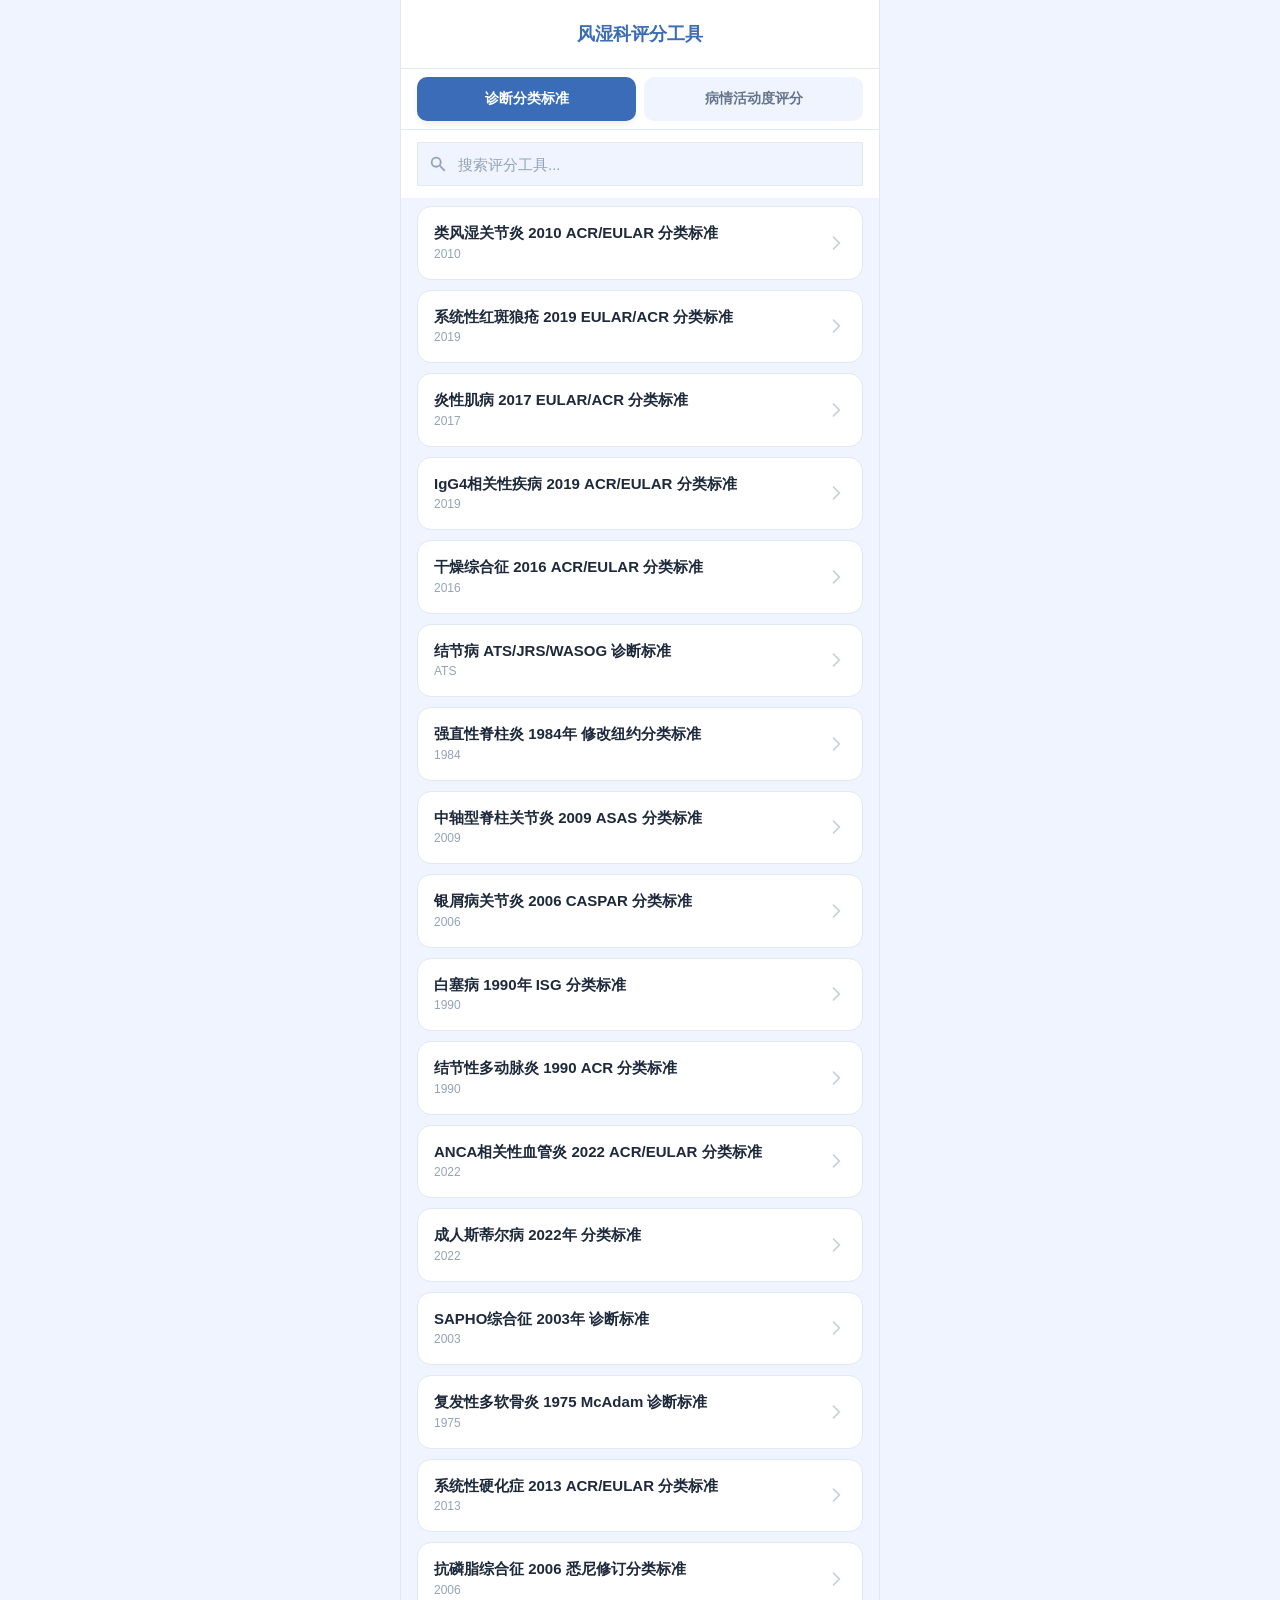
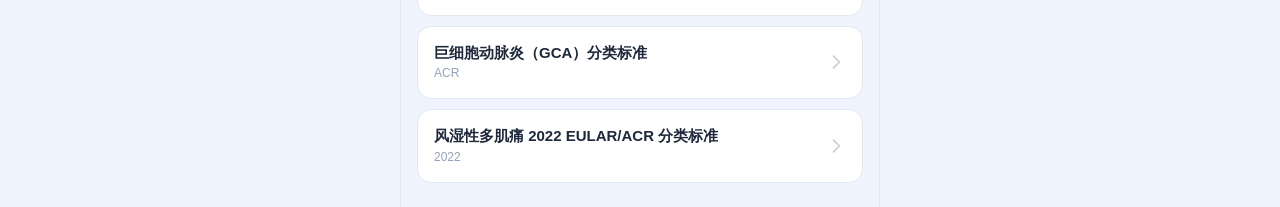
<file: index.html>
<!DOCTYPE html>
<html lang="zh-CN">
<head>
  <meta charset="UTF-8">
  <meta name="viewport" content="width=device-width, initial-scale=1.0, maximum-scale=1.0, user-scalable=no, viewport-fit=cover">
  <title>风湿科评分工具</title>

  <!-- iOS PWA -->
  <meta name="apple-mobile-web-app-capable" content="yes">
  <meta name="apple-mobile-web-app-status-bar-style" content="default">
  <meta name="apple-mobile-web-app-title" content="风湿评分">
  <meta name="mobile-web-app-capable" content="yes">
  <meta name="theme-color" content="#3B6CB8">

  <!-- PWA Manifest -->
  <link rel="manifest" href="manifest.json">
  <link rel="icon" href="data:image/svg+xml,<svg xmlns='http://www.w3.org/2000/svg' viewBox='0 0 100 100'><rect width='100' height='100' rx='20' fill='%233B6CB8'/><text x='50' y='68' text-anchor='middle' fill='white' font-size='52' font-weight='bold'>R</text></svg>">

  <!-- CSS -->
  <link rel="stylesheet" href="css/style.css">
</head>
<body>

  <!-- ====== 顶部导航栏 ====== -->
  <header class="app-header" id="appHeader">
    <button class="nav-btn" id="btnBack" style="visibility:hidden" aria-label="返回">
      <svg viewBox="0 0 24 24" fill="none" stroke="currentColor" stroke-width="2.5" width="24" height="24"><path stroke-linecap="round" d="M15 5L7 12l8 7"/></svg>
    </button>
    <h1 class="app-title" id="appTitle">风湿科评分工具</h1>
    <button class="nav-btn" id="btnReset" style="visibility:hidden" aria-label="重置">
      <svg viewBox="0 0 24 24" fill="none" stroke="currentColor" stroke-width="2.5" width="20" height="20"><path stroke-linecap="round" d="M4 4v6h6M20 20v-6h-6"/><path stroke-linecap="round" d="M20 12a8 8 0 11-3.2-6.4"/></svg>
    </button>
  </header>

  <!-- ====== 主内容区 ====== -->
  <main class="app-main" id="appMain">
    <!-- 由 app.js 动态渲染 -->
  </main>

  <!-- ====== JS 脚本 ====== -->
  <script src="js/engine.js"></script>
  <script src="js/data-criteria.js"></script>
  <script src="js/data-scores.js"></script>
  <script src="js/app.js"></script>

  <!-- Service Worker -->
  <script>
    if ('serviceWorker' in navigator) {
      window.addEventListener('load', function () {
        navigator.serviceWorker.register('sw.js').catch(function () {});
      });
    }
  </script>
</body>
</html>
</file>
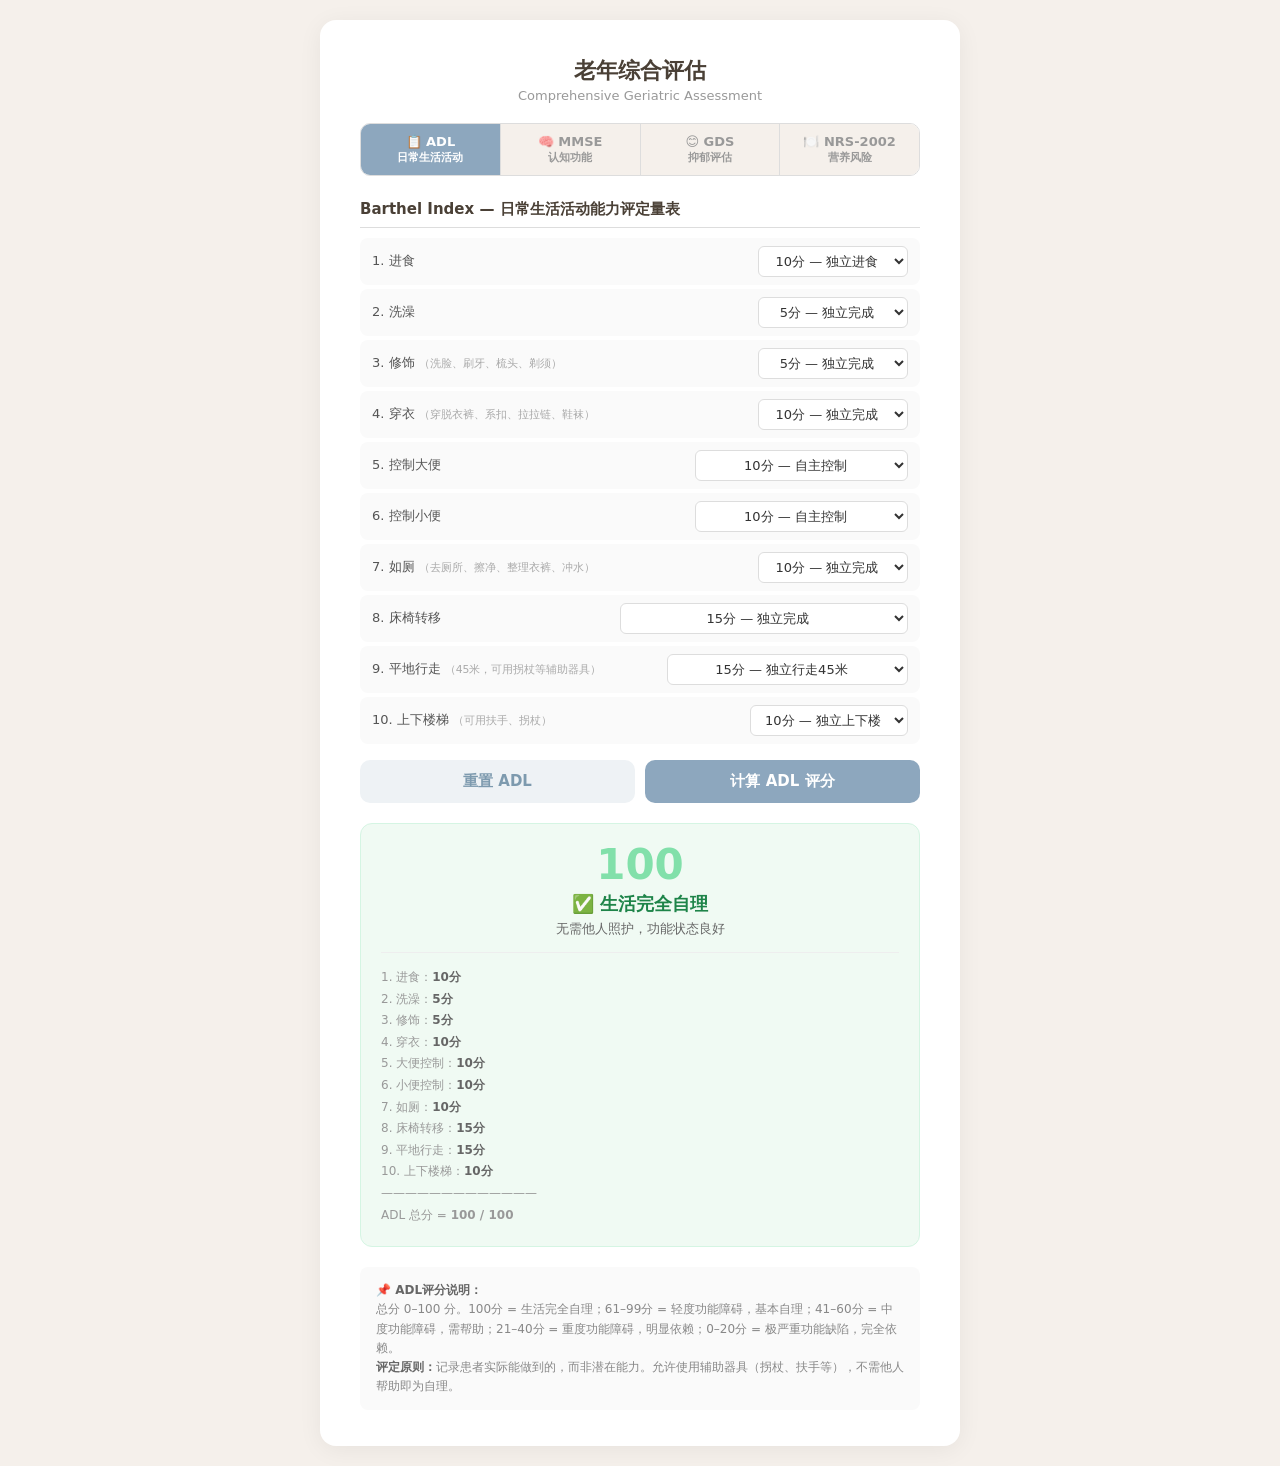
<file: cga/index.html>
<!DOCTYPE html>
<html lang="zh-CN">
<head>
<meta charset="UTF-8">
<meta name="viewport" content="width=device-width, initial-scale=1.0, maximum-scale=1.0, user-scalable=no, viewport-fit=cover">
<title>老年综合评估 (CGA)</title>
<!-- PWA / Mobile Web App -->
<meta name="theme-color" content="#8DA7BE">
<meta name="mobile-web-app-capable" content="yes">
<meta name="apple-mobile-web-app-capable" content="yes">
<meta name="apple-mobile-web-app-status-bar-style" content="black-translucent">
<meta name="apple-mobile-web-app-title" content="老年综合评估">
<link rel="apple-touch-icon" href="data:image/svg+xml,<svg xmlns='http://www.w3.org/2000/svg' viewBox='0 0 100 100'><rect width='100' height='100' rx='20' fill='%238DA7BE'/><text x='50' y='68' text-anchor='middle' font-size='52'>🧓</text></svg>">
<link rel="manifest" href="./manifest.json">
<style>
  * { box-sizing: border-box; margin: 0; padding: 0; }
  body {
    font-family: -apple-system, BlinkMacSystemFont, "Segoe UI", "Microsoft YaHei", system-ui, sans-serif;
    background: #f5f0eb; color: #3d3d3d; display: flex; justify-content: center;
    align-items: flex-start; min-height: 100vh; padding: 20px;
  }
  .container {
    background: #fff; border-radius: 16px; padding: 36px 40px; max-width: 640px;
    width: 100%; box-shadow: 0 4px 24px rgba(0,0,0,0.06);
  }
  h1 {
    font-size: 22px; color: #4A4036; text-align: center; margin-bottom: 2px;
  }
  .subtitle {
    text-align: center; color: #999; font-size: 13px; margin-bottom: 20px;
  }

  /* Tabs */
  .tabs {
    display: flex; gap: 0; margin-bottom: 24px; border-radius: 10px;
    overflow: hidden; border: 1.5px solid #ddd;
  }
  .tab {
    flex: 1; padding: 10px 8px; text-align: center; font-size: 13px; font-weight: 600;
    cursor: pointer; background: #F5F0EB; color: #999; border: none;
    transition: 0.2s; font-family: inherit; border-right: 1.5px solid #ddd;
    position: relative;
  }
  .tab:last-child { border-right: none; }
  .tab:hover { background: #E4EBF0; color: #666; }
  .tab.active { background: #8DA7BE; color: #fff; }

  /* Panel */
  .panel { display: none; }
  .panel.active { display: block; }

  /* Section title */
  .section-title {
    font-size: 15px; font-weight: 700; color: #4A4036; margin: 18px 0 10px;
    padding-bottom: 8px; border-bottom: 1.5px solid #ddd;
  }
  .section-title:first-child { margin-top: 0; }

  /* Form elements */
  .item {
    display: flex; align-items: center; justify-content: space-between;
    padding: 8px 12px; margin-bottom: 4px; border-radius: 8px;
    background: #FAFAFA; transition: 0.15s;
  }
  .item:hover { background: #EEF2F5; }
  .item .label {
    font-size: 13px; color: #555; flex: 1; line-height: 1.4;
  }
  .item .label small { color: #aaa; font-weight: 400; }
  .item select, .item input[type="number"] {
    padding: 6px 10px; border: 1.5px solid #ddd; border-radius: 6px;
    font-size: 13px; color: #333; background: #fff; font-family: inherit;
    min-width: 120px; text-align: center; transition: 0.2s;
  }
  .item select:focus, .item input:focus {
    outline: none; border-color: #8DA7BE; box-shadow: 0 0 0 3px rgba(141,167,190,0.12);
  }

  /* Radio group */
  .radio-group { display: flex; gap: 16px; align-items: center; }
  .radio-group label {
    font-size: 12px; color: #888; cursor: pointer; display: flex; align-items: center; gap: 4px;
    user-select: none;
  }
  .radio-group input[type="radio"] { accent-color: #8DA7BE; }

  /* Score inline */
  .domain-score {
    font-size: 12px; font-weight: 700; color: #8DA7BE; margin-left: 8px; white-space: nowrap;
  }

  /* Buttons */
  .btn-row { display: flex; gap: 10px; margin-top: 16px; }
  .btn {
    flex: 1; padding: 12px; border: none; border-radius: 10px;
    font-size: 15px; font-weight: 600; cursor: pointer; transition: 0.2s;
    font-family: inherit;
  }
  .btn.primary { background: #8DA7BE; color: #fff; }
  .btn.primary:hover { background: #7D9AAE; }
  .btn.primary:active { transform: scale(0.98); }
  .btn.secondary { background: #EEF2F5; color: #7D9AAE; }
  .btn.secondary:hover { background: #DDE5EC; }

  /* Result area */
  .result {
    margin-top: 20px; padding: 20px; border-radius: 12px; display: none;
    text-align: center;
  }
  .result.show { display: block; }
  .result .score {
    font-size: 42px; font-weight: 700; line-height: 1;
  }
  .result .status {
    font-size: 18px; font-weight: 600; margin-top: 6px;
  }
  .result .desc {
    font-size: 13px; margin-top: 4px; color: #666;
  }
  .result .detail {
    margin-top: 14px; font-size: 12px; color: #999; padding-top: 14px;
    border-top: 1px solid #eee; text-align: left; line-height: 1.8;
  }
  .result .detail span { color: #666; font-weight: 600; }

  /* Level colors */
  .level-good .score { color: #82E0AA; }
  .level-good .status { color: #1E8449; }
  .level-good { background: #F0FAF3; border: 1px solid #D5F5E3; }

  .level-mild .score { color: #85C1E9; }
  .level-mild .status { color: #1A5276; }
  .level-mild { background: #F0F7FC; border: 1px solid #D4E6F1; }

  .level-moderate .score { color: #F9E79F; }
  .level-moderate .status { color: #7D6608; }
  .level-moderate { background: #FFFEF5; border: 1px solid #FEF9E7; }

  .level-severe .score { color: #F1948A; }
  .level-severe .status { color: #922B21; }
  .level-severe { background: #FDF2F2; border: 1px solid #FADBD8; }

  /* NRS-2002 initial screen */
  .initial-screen {
    background: #FAFAFA; border-radius: 10px; padding: 18px 20px; margin-bottom: 16px;
    border: 1.5px solid #ddd;
  }
  .initial-screen h3 { font-size: 14px; color: #4A4036; margin-bottom: 12px; }
  .initial-screen .screen-item {
    display: flex; align-items: center; justify-content: space-between;
    padding: 6px 0; font-size: 13px; color: #555;
  }
  .screen-hint { font-size: 11px; color: #999; margin-top: 10px; text-align: center; }

  /* Label for select items */
  .select-label { font-size: 12px; color: #aaa; margin-top: 2px; }

  /* Guide note */
  .guide {
    margin-top: 20px; padding: 14px 16px; background: #FAFAFA; border-radius: 8px;
    font-size: 12px; color: #888; line-height: 1.6;
  }
  .guide strong { color: #666; }

  /* NRS-2002 final screening note */
  .final-screen-note {
    text-align: center; color: #aaa; font-size: 13px; padding: 20px;
  }

  @media (max-width: 480px) {
    .container { padding: 24px 16px; }
    .tabs { flex-wrap: wrap; }
    .tab { font-size: 11px; padding: 8px 4px; }
    .item { flex-direction: column; align-items: flex-start; gap: 6px; }
    .item select, .item input[type="number"] { width: 100%; min-width: auto; }
    .radio-group { flex-wrap: wrap; gap: 10px; }
    .btn-row { flex-direction: column; }
  }
</style>
</head>
<body>
<div class="container">
  <h1>老年综合评估</h1>
  <p class="subtitle">Comprehensive Geriatric Assessment</p>

  <!-- Tabs -->
  <div class="tabs">
    <button class="tab active" onclick="switchTab('adl', this)">📋 ADL<br><small>日常生活活动</small></button>
    <button class="tab" onclick="switchTab('mmse', this)">🧠 MMSE<br><small>认知功能</small></button>
    <button class="tab" onclick="switchTab('gds', this)">😊 GDS<br><small>抑郁评估</small></button>
    <button class="tab" onclick="switchTab('nrs', this)">🍽️ NRS-2002<br><small>营养风险</small></button>
  </div>

  <!-- ==================== ADL Panel ==================== -->
  <div id="panel-adl" class="panel active">

    <div class="section-title">Barthel Index — 日常生活活动能力评定量表</div>

    <div class="item">
      <span class="label">1. 进食</span>
      <select id="adl_1" onchange="calcADL()">
        <option value="10">10分 — 独立进食</option>
        <option value="5">5分 — 需部分帮助</option>
        <option value="0">0分 — 完全依赖</option>
      </select>
    </div>
    <div class="item">
      <span class="label">2. 洗澡</span>
      <select id="adl_2" onchange="calcADL()">
        <option value="5">5分 — 独立完成</option>
        <option value="0">0分 — 需他人帮助</option>
      </select>
    </div>
    <div class="item">
      <span class="label">3. 修饰 <small>（洗脸、刷牙、梳头、剃须）</small></span>
      <select id="adl_3" onchange="calcADL()">
        <option value="5">5分 — 独立完成</option>
        <option value="0">0分 — 需他人帮助</option>
      </select>
    </div>
    <div class="item">
      <span class="label">4. 穿衣 <small>（穿脱衣裤、系扣、拉拉链、鞋袜）</small></span>
      <select id="adl_4" onchange="calcADL()">
        <option value="10">10分 — 独立完成</option>
        <option value="5">5分 — 需部分帮助</option>
        <option value="0">0分 — 完全依赖</option>
      </select>
    </div>
    <div class="item">
      <span class="label">5. 控制大便</span>
      <select id="adl_5" onchange="calcADL()">
        <option value="10">10分 — 自主控制</option>
        <option value="5">5分 — 偶尔失控（≤1次/周）</option>
        <option value="0">0分 — 完全失控</option>
      </select>
    </div>
    <div class="item">
      <span class="label">6. 控制小便</span>
      <select id="adl_6" onchange="calcADL()">
        <option value="10">10分 — 自主控制</option>
        <option value="5">5分 — 偶尔失控（<1次/日）</option>
        <option value="0">0分 — 完全失控/留置导尿管</option>
      </select>
    </div>
    <div class="item">
      <span class="label">7. 如厕 <small>（去厕所、擦净、整理衣裤、冲水）</small></span>
      <select id="adl_7" onchange="calcADL()">
        <option value="10">10分 — 独立完成</option>
        <option value="5">5分 — 需部分帮助</option>
        <option value="0">0分 — 完全依赖</option>
      </select>
    </div>
    <div class="item">
      <span class="label">8. 床椅转移</span>
      <select id="adl_8" onchange="calcADL()">
        <option value="15">15分 — 独立完成</option>
        <option value="10">10分 — 需少量帮助（1人监督/口头提示）</option>
        <option value="5">5分 — 需较大帮助（1人躯体辅助）</option>
        <option value="0">0分 — 完全依赖</option>
      </select>
    </div>
    <div class="item">
      <span class="label">9. 平地行走 <small>（45米，可用拐杖等辅助器具）</small></span>
      <select id="adl_9" onchange="calcADL()">
        <option value="15">15分 — 独立行走45米</option>
        <option value="10">10分 — 需1人部分帮助行走45米</option>
        <option value="5">5分 — 不能行走但能独立操作轮椅</option>
        <option value="0">0分 — 完全不能移动</option>
      </select>
    </div>
    <div class="item">
      <span class="label">10. 上下楼梯 <small>（可用扶手、拐杖）</small></span>
      <select id="adl_10" onchange="calcADL()">
        <option value="10">10分 — 独立上下楼</option>
        <option value="5">5分 — 需部分帮助</option>
        <option value="0">0分 — 完全依赖</option>
      </select>
    </div>

    <div class="btn-row">
      <button class="btn secondary" onclick="resetADL()">重置 ADL</button>
      <button class="btn primary" onclick="calcADL()">计算 ADL 评分</button>
    </div>

    <div id="result-adl" class="result"></div>

    <div class="guide">
      <strong>📌 ADL评分说明：</strong><br>
      总分 0–100 分。100分 = 生活完全自理；61–99分 = 轻度功能障碍，基本自理；41–60分 = 中度功能障碍，需帮助；21–40分 = 重度功能障碍，明显依赖；0–20分 = 极严重功能缺陷，完全依赖。<br>
      <strong>评定原则：</strong>记录患者实际能做到的，而非潜在能力。允许使用辅助器具（拐杖、扶手等），不需他人帮助即为自理。
    </div>
  </div>

  <!-- ==================== MMSE Panel ==================== -->
  <div id="panel-mmse" class="panel">

    <div class="section-title">MMSE — 简易智能精神状态检查量表（0–30分）</div>

    <!-- Domain 1: Orientation -->
    <div class="section-title">一、定向力（10分）— 时间定向</div>
    <div class="item"><span class="label">1. 今年是哪一年？</span>
      <select id="mmse_1"><option value="1" selected>1 — 正确</option><option value="0">0 — 错误</option></select></div>
    <div class="item"><span class="label">2. 现在是什么季节？</span>
      <select id="mmse_2"><option value="1" selected>1 — 正确</option><option value="0">0 — 错误</option></select></div>
    <div class="item"><span class="label">3. 现在是几月份？（前后1天可接受）</span>
      <select id="mmse_3"><option value="1" selected>1 — 正确</option><option value="0">0 — 错误</option></select></div>
    <div class="item"><span class="label">4. 今天是几号？（前后1天可接受）</span>
      <select id="mmse_4"><option value="1" selected>1 — 正确</option><option value="0">0 — 错误</option></select></div>
    <div class="item"><span class="label">5. 今天是星期几？（前后1天可接受）</span>
      <select id="mmse_5"><option value="1" selected>1 — 正确</option><option value="0">0 — 错误</option></select></div>

    <div class="section-title">一、定向力（10分）— 地点定向</div>
    <div class="item"><span class="label">6. 我们在哪个省/市？</span>
      <select id="mmse_6"><option value="1" selected>1 — 正确</option><option value="0">0 — 错误</option></select></div>
    <div class="item"><span class="label">7. 我们在哪个区/县？</span>
      <select id="mmse_7"><option value="1" selected>1 — 正确</option><option value="0">0 — 错误</option></select></div>
    <div class="item"><span class="label">8. 我们在什么街道/乡？</span>
      <select id="mmse_8"><option value="1" selected>1 — 正确</option><option value="0">0 — 错误</option></select></div>
    <div class="item"><span class="label">9. 现在在什么地方？（医院/诊所名称）</span>
      <select id="mmse_9"><option value="1" selected>1 — 正确</option><option value="0">0 — 错误</option></select></div>
    <div class="item"><span class="label">10. 这里是第几层楼？</span>
      <select id="mmse_10"><option value="1" selected>1 — 正确</option><option value="0">0 — 错误</option></select></div>

    <!-- Domain 2: Registration -->
    <div class="section-title">二、记忆力（3分）— 即刻记忆</div>
    <p style="font-size:12px;color:#aaa;margin-bottom:6px;">检查者说"皮球、国旗、树木"，请被试者重复一遍（仅记录首次回答）</p>
    <div class="item"><span class="label">11. 皮球</span>
      <select id="mmse_11"><option value="1" selected>1 — 正确</option><option value="0">0 — 错误</option></select></div>
    <div class="item"><span class="label">12. 国旗</span>
      <select id="mmse_12"><option value="1" selected>1 — 正确</option><option value="0">0 — 错误</option></select></div>
    <div class="item"><span class="label">13. 树木</span>
      <select id="mmse_13"><option value="1" selected>1 — 正确</option><option value="0">0 — 错误</option></select></div>

    <!-- Domain 3: Attention & Calculation -->
    <div class="section-title">三、注意力和计算力（5分）— 连续减7</div>
    <p style="font-size:12px;color:#aaa;margin-bottom:6px;">100−7=93 → 93−7=86 → 86−7=79 → 79−7=72 → 72−7=65（前一步错了、后一步按前一步结果正确减7仍给分）</p>
    <div class="item"><span class="label">14. 100−7 = 93</span>
      <select id="mmse_14"><option value="1" selected>1 — 正确</option><option value="0">0 — 错误</option></select></div>
    <div class="item"><span class="label">15. 93−7 = 86</span>
      <select id="mmse_15"><option value="1" selected>1 — 正确</option><option value="0">0 — 错误</option></select></div>
    <div class="item"><span class="label">16. 86−7 = 79</span>
      <select id="mmse_16"><option value="1" selected>1 — 正确</option><option value="0">0 — 错误</option></select></div>
    <div class="item"><span class="label">17. 79−7 = 72</span>
      <select id="mmse_17"><option value="1" selected>1 — 正确</option><option value="0">0 — 错误</option></select></div>
    <div class="item"><span class="label">18. 72−7 = 65</span>
      <select id="mmse_18"><option value="1" selected>1 — 正确</option><option value="0">0 — 错误</option></select></div>

    <!-- Domain 4: Recall -->
    <div class="section-title">四、回忆能力（3分）— 延迟回忆</div>
    <p style="font-size:12px;color:#aaa;margin-bottom:6px;">"现在请说出刚才记住的三样东西"（不计顺序）</p>
    <div class="item"><span class="label">19. 皮球</span>
      <select id="mmse_19"><option value="1" selected>1 — 正确</option><option value="0">0 — 错误</option></select></div>
    <div class="item"><span class="label">20. 国旗</span>
      <select id="mmse_20"><option value="1" selected>1 — 正确</option><option value="0">0 — 错误</option></select></div>
    <div class="item"><span class="label">21. 树木</span>
      <select id="mmse_21"><option value="1" selected>1 — 正确</option><option value="0">0 — 错误</option></select></div>

    <!-- Domain 5: Language -->
    <div class="section-title">五、语言能力（9分）— 命名</div>
    <div class="item"><span class="label">22. 命名：手表（出示手表问"这是什么？"）</span>
      <select id="mmse_22"><option value="1" selected>1 — 正确</option><option value="0">0 — 错误</option></select></div>
    <div class="item"><span class="label">23. 命名：铅笔（出示铅笔问"这是什么？"）</span>
      <select id="mmse_23"><option value="1" selected>1 — 正确</option><option value="0">0 — 错误</option></select></div>

    <div class="section-title">五、语言能力（9分）— 复述</div>
    <div class="item"><span class="label">24. 复述："大家齐心协力拉紧绳"（完整清晰复述才得分）</span>
      <select id="mmse_24"><option value="1" selected>1 — 正确</option><option value="0">0 — 错误</option></select></div>

    <div class="section-title">五、语言能力（9分）— 三步指令</div>
    <p style="font-size:12px;color:#aaa;margin-bottom:6px;">"用右手拿这张纸，把它对折起来，然后放在你的左腿上。"（只说一遍，不重复）</p>
    <div class="item"><span class="label">25. 用右手拿纸</span>
      <select id="mmse_25"><option value="1" selected>1 — 正确</option><option value="0">0 — 错误</option></select></div>
    <div class="item"><span class="label">26. 对折起来</span>
      <select id="mmse_26"><option value="1" selected>1 — 正确</option><option value="0">0 — 错误</option></select></div>
    <div class="item"><span class="label">27. 放在左腿上</span>
      <select id="mmse_27"><option value="1" selected>1 — 正确</option><option value="0">0 — 错误</option></select></div>

    <div class="section-title">五、语言能力（9分）— 阅读、书写、视空间</div>
    <div class="item"><span class="label">28. 阅读理解：出示"请闭上您的眼睛"，按指令做</span>
      <select id="mmse_28"><option value="1" selected>1 — 正确</option><option value="0">0 — 错误</option></select></div>
    <div class="item"><span class="label">29. 书写：写一句完整的、有意义的句子</span>
      <select id="mmse_29"><option value="1" selected>1 — 正确</option><option value="0">0 — 错误</option></select></div>
    <div class="item"><span class="label">30. 视空间：照画两个交叉的五边形</span>
      <select id="mmse_30"><option value="1" selected>1 — 正确</option><option value="0">0 — 错误</option></select></div>

    <!-- Education level for MMSE adjustment -->
    <div class="section-title">教育程度校正</div>
    <div class="item">
      <span class="label">受教育程度</span>
      <select id="mmse_edu">
        <option value="illiterate">文盲（0年）</option>
        <option value="primary">小学（≤6年）</option>
        <option value="secondary" selected>中学及以上（>6年）</option>
      </select>
    </div>

    <div class="btn-row">
      <button class="btn secondary" onclick="resetMMSE()">重置 MMSE</button>
      <button class="btn primary" onclick="calcMMSE()">计算 MMSE 评分</button>
    </div>

    <div id="result-mmse" class="result"></div>

    <div class="guide">
      <strong>📌 MMSE评分说明：</strong><br>
      满分30分。教育程度校正：文盲 ≤17分、小学 ≤20分、中学及以上 ≤24分提示认知障碍。<br>
      严重程度：27-30正常；21-26轻度认知障碍；10-20中度痴呆；0-9重度痴呆。<br>
      <strong>注意：</strong>文盲患者的阅读（第28题）和书写（第29题）应记为0分，校正界值已考虑此项。
    </div>
  </div>

  <!-- ==================== GDS Panel ==================== -->
  <div id="panel-gds" class="panel">

    <div class="section-title">GDS-15 — 老年抑郁量表（简版，0–15分）</div>
    <p style="font-size:12px;color:#aaa;margin-bottom:10px;">请根据最近一周的感受，回答以下问题（是/否）</p>

    <div class="item"><span class="label">1. 您对生活基本满意吗？</span>
      <span class="radio-group">
        <label><input type="radio" name="gds_1" value="0" checked> 是</label>
        <label><input type="radio" name="gds_1" value="1"> 否</label>
      </span></div>
    <div class="item"><span class="label">2. 您是否放弃了许多活动和兴趣爱好？</span>
      <span class="radio-group">
        <label><input type="radio" name="gds_2" value="0" checked> 否</label>
        <label><input type="radio" name="gds_2" value="1"> 是</label>
      </span></div>
    <div class="item"><span class="label">3. 您是否觉得生活空虚？</span>
      <span class="radio-group">
        <label><input type="radio" name="gds_3" value="0" checked> 否</label>
        <label><input type="radio" name="gds_3" value="1"> 是</label>
      </span></div>
    <div class="item"><span class="label">4. 您是否常常感到厌烦？</span>
      <span class="radio-group">
        <label><input type="radio" name="gds_4" value="0" checked> 否</label>
        <label><input type="radio" name="gds_4" value="1"> 是</label>
      </span></div>
    <div class="item"><span class="label">5. 您大部分时间精神好吗？</span>
      <span class="radio-group">
        <label><input type="radio" name="gds_5" value="0" checked> 是</label>
        <label><input type="radio" name="gds_5" value="1"> 否</label>
      </span></div>
    <div class="item"><span class="label">6. 您是否担心有不好的事发生在自己身上？</span>
      <span class="radio-group">
        <label><input type="radio" name="gds_6" value="0" checked> 否</label>
        <label><input type="radio" name="gds_6" value="1"> 是</label>
      </span></div>
    <div class="item"><span class="label">7. 您大部分时间感到快乐吗？</span>
      <span class="radio-group">
        <label><input type="radio" name="gds_7" value="0" checked> 是</label>
        <label><input type="radio" name="gds_7" value="1"> 否</label>
      </span></div>
    <div class="item"><span class="label">8. 您是否常常感到无助？</span>
      <span class="radio-group">
        <label><input type="radio" name="gds_8" value="0" checked> 否</label>
        <label><input type="radio" name="gds_8" value="1"> 是</label>
      </span></div>
    <div class="item"><span class="label">9. 您是否宁愿待在家里也不愿出去做新的事情？</span>
      <span class="radio-group">
        <label><input type="radio" name="gds_9" value="0" checked> 否</label>
        <label><input type="radio" name="gds_9" value="1"> 是</label>
      </span></div>
    <div class="item"><span class="label">10. 您觉得记忆力比大多数人差吗？</span>
      <span class="radio-group">
        <label><input type="radio" name="gds_10" value="0" checked> 否</label>
        <label><input type="radio" name="gds_10" value="1"> 是</label>
      </span></div>
    <div class="item"><span class="label">11. 您觉得活到现在真好？</span>
      <span class="radio-group">
        <label><input type="radio" name="gds_11" value="0" checked> 是</label>
        <label><input type="radio" name="gds_11" value="1"> 否</label>
      </span></div>
    <div class="item"><span class="label">12. 您是否觉得自己很没用？</span>
      <span class="radio-group">
        <label><input type="radio" name="gds_12" value="0" checked> 否</label>
        <label><input type="radio" name="gds_12" value="1"> 是</label>
      </span></div>
    <div class="item"><span class="label">13. 您是否感到精力充沛？</span>
      <span class="radio-group">
        <label><input type="radio" name="gds_13" value="0" checked> 是</label>
        <label><input type="radio" name="gds_13" value="1"> 否</label>
      </span></div>
    <div class="item"><span class="label">14. 您是否觉得自己的处境没有希望？</span>
      <span class="radio-group">
        <label><input type="radio" name="gds_14" value="0" checked> 否</label>
        <label><input type="radio" name="gds_14" value="1"> 是</label>
      </span></div>
    <div class="item"><span class="label">15. 您是否觉得大多数人比自己过得好？</span>
      <span class="radio-group">
        <label><input type="radio" name="gds_15" value="0" checked> 否</label>
        <label><input type="radio" name="gds_15" value="1"> 是</label>
      </span></div>

    <div class="btn-row">
      <button class="btn secondary" onclick="resetGDS()">重置 GDS</button>
      <button class="btn primary" onclick="calcGDS()">计算 GDS 评分</button>
    </div>

    <div id="result-gds" class="result"></div>

    <div class="guide">
      <strong>📌 GDS评分说明：</strong><br>
      15题简版，每题1分（抑郁性回答），总分0–15分。<br>
      <strong>判定：</strong>0–4分 = 正常；5–8分 = 轻度抑郁；9–11分 = 中度抑郁；12–15分 = 重度抑郁。<br>
      第1、5、7、11、13题为反向计分（回答"否"得1分），其余题目回答"是"得1分。<br>
      <strong>注意：</strong>此为筛查工具，非诊断标准。阳性结果需进一步临床评估。
    </div>
  </div>

  <!-- ==================== NRS-2002 Panel ==================== -->
  <div id="panel-nrs" class="panel">

    <div class="section-title">NRS-2002 — 营养风险筛查量表（0–7分）</div>

    <!-- Initial Screening -->
    <div class="initial-screen">
      <h3>🔍 第一步：初筛（任意一项"是"则进入最终筛查）</h3>
      <div class="screen-item">
        <span>1. BMI &lt; 18.5 kg/m²？（中国标准）</span>
        <span class="radio-group">
          <label><input type="radio" name="nrs_init_1" value="yes"> 是</label>
          <label><input type="radio" name="nrs_init_1" value="no" checked> 否</label>
        </span>
      </div>
      <div class="screen-item">
        <span>2. 过去3个月内体重下降？</span>
        <span class="radio-group">
          <label><input type="radio" name="nrs_init_2" value="yes"> 是</label>
          <label><input type="radio" name="nrs_init_2" value="no" checked> 否</label>
        </span>
      </div>
      <div class="screen-item">
        <span>3. 过去1周内进食量减少？</span>
        <span class="radio-group">
          <label><input type="radio" name="nrs_init_3" value="yes"> 是</label>
          <label><input type="radio" name="nrs_init_3" value="no" checked> 否</label>
        </span>
      </div>
      <div class="screen-item">
        <span>4. 患有严重疾病（如ICU患者）？</span>
        <span class="radio-group">
          <label><input type="radio" name="nrs_init_4" value="yes"> 是</label>
          <label><input type="radio" name="nrs_init_4" value="no" checked> 否</label>
        </span>
      </div>
      <p class="screen-hint" id="nrs-init-hint">请完成初筛后点击"进入最终筛查"</p>
      <button class="btn primary" style="margin-top:10px;" onclick="enterFinalScreen()">进入最终筛查 →</button>
    </div>

    <!-- Final Screening (initially hidden) -->
    <div id="nrs-final" style="display:none;">
      <div class="section-title">第二步：最终筛查</div>

      <div class="section-title">A. 营养状况受损评分（0–3分）</div>
      <p style="font-size:12px;color:#aaa;margin-bottom:8px;">根据体重下降程度、BMI 或进食量综合判断，取最高一项的得分</p>
      <div class="item">
        <span class="label">营养状况评分</span>
        <select id="nrs_nutrition" onchange="calcNRS()">
          <option value="0" selected>0分 — 营养状况正常</option>
          <option value="1">1分 — 3个月内体重下降&gt;5% 或 近1周进食量减少25-50%</option>
          <option value="2">2分 — 2个月内体重下降&gt;5% 或 BMI 18.5-20.5 或 近1周进食量减少50-75%</option>
          <option value="3">3分 — 1个月内体重下降&gt;5%(或3个月&gt;15%) 或 BMI&lt;18.5 或 近1周进食量减少75-100%</option>
        </select>
      </div>

      <div class="section-title">B. 疾病严重程度评分（0–3分）</div>
      <p style="font-size:12px;color:#aaa;margin-bottom:8px;">根据疾病应激代谢程度评分</p>
      <div class="item">
        <span class="label">疾病严重程度评分</span>
        <select id="nrs_disease" onchange="calcNRS()">
          <option value="0" selected>0分 — 正常营养需求</option>
          <option value="1">1分 — 髋骨折、慢性疾病（肝硬化、COPD）、血液透析、糖尿病、肿瘤</option>
          <option value="2">2分 — 腹部大手术、脑卒中、重症肺炎、血液系统恶性肿瘤</option>
          <option value="3">3分 — 颅脑损伤、骨髓移植、ICU患者（APACHE II &gt;10）</option>
        </select>
      </div>

      <div class="section-title">C. 年龄调整</div>
      <div class="item">
        <span class="label">年龄 ≥ 70岁？（+1分）</span>
        <span class="radio-group">
          <label><input type="radio" name="nrs_age" value="1"> 是</label>
          <label><input type="radio" name="nrs_age" value="0" checked> 否</label>
        </span>
      </div>

      <div class="btn-row">
        <button class="btn secondary" onclick="resetNRS()">重置 NRS-2002</button>
        <button class="btn primary" onclick="calcNRS()">计算 NRS-2002 评分</button>
      </div>
    </div>

    <div id="result-nrs" class="result"></div>

    <div class="guide">
      <strong>📌 NRS-2002评分说明：</strong><br>
      总分 0–7分 = 营养状况受损(0–3) + 疾病严重程度(0–3) + 年龄(≥70岁 +1)。<br>
      <strong>判定：</strong>总分 ≥ 3分 = 存在营养风险，需制定营养支持计划。总分 &lt; 3分 = 暂未发现营养风险，建议1周后复查。<br>
      <strong>流程：</strong>先完成初筛，任意一项为"是"则进入最终筛查；若全部为"否"则暂不筛查，但需每周复查。<br>
      <strong>注意：</strong>初筛BMI阈值采用中国标准（< 18.5 kg/m²）。严重水肿/腹水无法测量BMI时，可用血清白蛋白 < 30 g/L 替代（计3分）。
    </div>
  </div>

</div><!-- end container -->

<script>
// ==================== Tab Switching ====================
function switchTab(name, el) {
  document.querySelectorAll('.tab').forEach(t => t.classList.remove('active'));
  document.querySelectorAll('.panel').forEach(p => p.classList.remove('active'));
  el.classList.add('active');
  document.getElementById('panel-' + name).classList.add('active');
}

// ==================== ADL ====================
function calcADL() {
  let total = 0;
  for (let i = 1; i <= 10; i++) {
    const el = document.getElementById('adl_' + i);
    if (el) total += parseInt(el.value);
  }
  showResult('adl', total, 100, getADLLevel(total), getADLDetail());
}

function getADLLevel(score) {
  if (score === 100) return { cls: 'level-good', status: '✅ 生活完全自理', desc: '无需他人照护，功能状态良好' };
  if (score >= 61) return { cls: 'level-mild', status: '📗 轻度功能障碍', desc: '生活基本自理，少部分需他人照护' };
  if (score >= 41) return { cls: 'level-moderate', status: '📙 中度功能障碍', desc: '生活需要帮助，大部分需他人照护（康复获益大）' };
  if (score >= 21) return { cls: 'level-severe', status: '📕 重度功能障碍', desc: '生活依赖明显，需很大帮助' };
  return { cls: 'level-severe', status: '📕 极严重功能缺陷', desc: '生活完全依赖他人照护' };
}

function getADLDetail() {
  const items = [
    '进食','洗澡','修饰','穿衣','大便控制','小便控制','如厕','床椅转移','平地行走','上下楼梯'
  ];
  let html = '';
  let total = 0;
  for (let i = 1; i <= 10; i++) {
    const el = document.getElementById('adl_' + i);
    const v = parseInt(el.value);
    total += v;
    html += (i) + '. ' + items[i-1] + '：<span>' + v + '分</span><br>';
  }
  html += '—————————————<br>ADL 总分 = <strong>' + total + ' / 100</strong>';
  return html;
}

function resetADL() {
  for (let i = 1; i <= 10; i++) {
    const el = document.getElementById('adl_' + i);
    if (!el) continue;
    if (i === 8 || i === 9) el.value = '15';
    else if (i === 1 || i === 4 || i === 5 || i === 6 || i === 7 || i === 10) el.value = '10';
    else el.value = '5';
  }
  document.getElementById('result-adl').classList.remove('show');
}

// ==================== MMSE ====================
function calcMMSE() {
  let total = 0;
  let domainScores = { orient: 0, regist: 0, attn: 0, recall: 0, lang: 0 };
  for (let i = 1; i <= 30; i++) {
    const el = document.getElementById('mmse_' + i);
    const v = parseInt(el.value);
    total += v;
    if (i <= 10) domainScores.orient += v;
    else if (i <= 13) domainScores.regist += v;
    else if (i <= 18) domainScores.attn += v;
    else if (i <= 21) domainScores.recall += v;
    else domainScores.lang += v;
  }
  const edu = document.getElementById('mmse_edu').value;
  let cutoff, eduLabel;
  if (edu === 'illiterate') { cutoff = 17; eduLabel = '文盲（0年）'; }
  else if (edu === 'primary') { cutoff = 20; eduLabel = '小学（≤6年）'; }
  else { cutoff = 24; eduLabel = '中学及以上（>6年）'; }

  let cls, status, desc;
  if (total >= 27) { cls = 'level-good'; status = '✅ 认知功能正常'; desc = '各认知域表现良好'; }
  else if (total >= 21) { cls = 'level-mild'; status = '📗 轻度认知障碍'; desc = '可能存在特定认知域缺陷，建议进一步评估'; }
  else if (total >= 10) { cls = 'level-moderate'; status = '📙 中度痴呆'; desc = '认知障碍已影响日常功能，需制定照护计划'; }
  else { cls = 'level-severe'; status = '📕 重度痴呆'; desc = '严重认知障碍，需全方位照护'; }

  const impaired = total <= cutoff;
  const detail = '定向力：<span>' + domainScores.orient + '</span>/10 · ' +
    '记忆力：<span>' + domainScores.regist + '</span>/3 · ' +
    '注意与计算：<span>' + domainScores.attn + '</span>/5 · ' +
    '回忆：<span>' + domainScores.recall + '</span>/3 · ' +
    '语言：<span>' + domainScores.lang + '</span>/9<br>' +
    '教育程度：<span>' + eduLabel + '</span>，界值 ≤<span>' + cutoff + '</span>分<br>' +
    '—————————————<br>' +
    'MMSE 总分 = <strong>' + total + ' / 30</strong>' +
    (impaired ? ' ⚠️ 低于教育校正界值，提示认知障碍' : ' ✓ 在教育校正界值以上');

  showResult('mmse', total, 30, { cls, status, desc }, detail);
}

function resetMMSE() {
  for (let i = 1; i <= 30; i++) {
    document.getElementById('mmse_' + i).value = '1';
  }
  document.getElementById('mmse_edu').value = 'secondary';
  document.getElementById('result-mmse').classList.remove('show');
}

// ==================== GDS ====================
function calcGDS() {
  let total = 0;
  for (let i = 1; i <= 15; i++) {
    const radios = document.getElementsByName('gds_' + i);
    for (const r of radios) {
      if (r.checked) total += parseInt(r.value);
    }
  }
  let cls, status, desc;
  if (total <= 4) { cls = 'level-good'; status = '✅ 正常'; desc = '无明显抑郁症状'; }
  else if (total <= 8) { cls = 'level-mild'; status = '📗 轻度抑郁'; desc = '可能存在抑郁情绪，建议关注和随访'; }
  else if (total <= 11) { cls = 'level-moderate'; status = '📙 中度抑郁'; desc = '存在明显抑郁症状，建议进一步临床评估'; }
  else { cls = 'level-severe'; status = '📕 重度抑郁'; desc = '严重抑郁症状，需尽快进行专业干预'; }

  showResult('gds', total, 15, { cls, status, desc }, getGDSDetail(total));
}

function getGDSDetail(score) {
  let details = [];
  for (let i = 1; i <= 15; i++) {
    const radios = document.getElementsByName('gds_' + i);
    for (const r of radios) {
      if (r.checked && parseInt(r.value) === 1) {
        const label = r.closest('.item').querySelector('.label').textContent.trim().replace(/^\d+\.\s*/, '');
        details.push('第' + i + '题：<span>阳性</span>（' + label + '）');
      }
    }
  }
  if (details.length === 0) return '全部回答为阴性，无抑郁相关回答。<br>—————————————<br>GDS 总分 = <strong>0 / 15</strong>';
  return details.join('<br>') + '<br>—————————————<br>GDS 总分 = <strong>' + score + ' / 15</strong>';
}

function resetGDS() {
  // 第1,5,7,11,13 题默认为"是"(value=0)，其余默认为"否"(value=0)
  const defaults = { 1: 0, 5: 0, 7: 0, 11: 0, 13: 0 };
  for (let i = 1; i <= 15; i++) {
    const radios = document.getElementsByName('gds_' + i);
    const defVal = defaults[i] !== undefined ? defaults[i] : 0;
    for (const r of radios) {
      r.checked = parseInt(r.value) === defVal;
    }
  }
  document.getElementById('result-gds').classList.remove('show');
}

// ==================== NRS-2002 ====================
function enterFinalScreen() {
  const initChecks = [];
  for (let i = 1; i <= 4; i++) {
    const radios = document.getElementsByName('nrs_init_' + i);
    for (const r of radios) {
      if (r.checked && r.value === 'yes') initChecks.push(i);
    }
  }
  if (initChecks.length > 0) {
    document.getElementById('nrs-final').style.display = 'block';
    document.getElementById('nrs-init-hint').textContent = '✅ 初筛通过（项 ' + initChecks.join(', ') + ' 为"是"），请继续完成最终筛查';
    document.getElementById('nrs-init-hint').style.color = '#8DA7BE';
  } else {
    document.getElementById('nrs-final').style.display = 'none';
    document.getElementById('nrs-init-hint').textContent = '⚠️ 初筛全部为"否"，暂无需进行营养风险筛查，建议定期复查';
    document.getElementById('nrs-init-hint').style.color = '#E8A87C';
    document.getElementById('result-nrs').classList.remove('show');
  }
}

function calcNRS() {
  // Check if final screen is visible
  const finalDiv = document.getElementById('nrs-final');
  if (finalDiv.style.display === 'none' || !finalDiv.style.display) {
    // Check if any init screen is yes
    let anyYes = false;
    for (let i = 1; i <= 4; i++) {
      const radios = document.getElementsByName('nrs_init_' + i);
      for (const r of radios) {
        if (r.checked && r.value === 'yes') anyYes = true;
      }
    }
    if (!anyYes) {
      document.getElementById('result-nrs').className = 'result show level-good';
      document.getElementById('result-nrs').innerHTML =
        '<div class="score" style="color:#82E0AA;">—</div>' +
        '<div class="status" style="color:#1E8449;">✅ 初筛阴性</div>' +
        '<div class="desc">无需进一步筛查，建议1周后复查</div>';
      return;
    }
    finalDiv.style.display = 'block';
  }

  const nutrition = parseInt(document.getElementById('nrs_nutrition').value);
  const disease = parseInt(document.getElementById('nrs_disease').value);
  let age = 0;
  const ageRadios = document.getElementsByName('nrs_age');
  for (const r of ageRadios) { if (r.checked) age = parseInt(r.value); }

  const total = nutrition + disease + age;

  let cls, status, desc;
  if (total >= 3) {
    cls = 'level-severe';
    status = '📕 存在营养风险';
    desc = '总分≥3分，需制定营养支持计划，进行营养干预';
  } else {
    cls = 'level-good';
    status = '✅ 暂未发现营养风险';
    desc = '总分<3分，建议1周后复查';
  }

  const detail = '营养状况受损：<span>' + nutrition + '</span> / 3<br>' +
    '疾病严重程度：<span>' + disease + '</span> / 3<br>' +
    '年龄（≥70岁）：<span>' + (age ? '+1' : '0') + '</span><br>' +
    '—————————————<br>' +
    'NRS-2002 总分 = <strong>' + total + ' / 7</strong>' +
    (total >= 3 ? ' ⚠️ 存在营养风险，需干预！' : '');

  showResult('nrs', total, 7, { cls, status, desc }, detail);
}

function resetNRS() {
  for (let i = 1; i <= 4; i++) {
    const radios = document.getElementsByName('nrs_init_' + i);
    for (const r of radios) { r.checked = r.value === 'no'; }
  }
  document.getElementById('nrs_nutrition').value = '0';
  document.getElementById('nrs_disease').value = '0';
  const ageRadios = document.getElementsByName('nrs_age');
  for (const r of ageRadios) { r.checked = r.value === '0'; }
  document.getElementById('nrs-final').style.display = 'none';
  document.getElementById('nrs-init-hint').textContent = '请完成初筛后点击"进入最终筛查"';
  document.getElementById('nrs-init-hint').style.color = '#999';
  document.getElementById('result-nrs').classList.remove('show');
}

// ==================== Shared Result Display ====================
function showResult(scale, score, maxScore, level, detail) {
  const resultDiv = document.getElementById('result-' + scale);
  resultDiv.className = 'result show ' + level.cls;
  resultDiv.innerHTML =
    '<div class="score">' + score + '</div>' +
    '<div class="status">' + level.status + '</div>' +
    '<div class="desc">' + level.desc + '</div>' +
    '<div class="detail">' + (typeof detail === 'string' ? detail : detail) + '</div>';
}

// ==================== Initial Calculation ====================
calcADL();

// ==================== PWA: Register service worker ====================
if ('serviceWorker' in navigator) {
  navigator.serviceWorker.register('./sw.js').catch(function(){});
}
</script>
</body>
</html>
</file>
<file: css/style.css>
/* ===================================================
   style.css — 风湿科评分工具 移动端优先样式
   =================================================== */

/* --- CSS Variables --- */
:root {
  --color-primary: #3B6CB8;
  --color-primary-light: #EDF1F8;
  --color-primary-dark: #2A5290;
  --color-success: #059669;
  --color-success-bg: #ECFDF5;
  --color-danger: #DC2626;
  --color-danger-bg: #FEF2F2;
  --color-warning: #D97706;
  --color-warning-bg: #FFFBEB;
  --color-bg: #F0F4FF;
  --color-surface: #FFFFFF;
  --color-border: #E2E8F0;
  --color-text: #1E293B;
  --color-text-secondary: #64748B;
  --color-text-muted: #94A3B8;

  --radius-sm: 6px;
  --radius-md: 10px;
  --radius-lg: 14px;
  --radius-xl: 18px;

  --shadow-sm: 0 1px 2px rgba(0,0,0,.05);
  --shadow-md: 0 4px 6px -1px rgba(0,0,0,.07);
  --shadow-lg: 0 10px 15px -3px rgba(0,0,0,.08);

  --font-family: -apple-system, BlinkMacSystemFont, 'PingFang SC', 'Helvetica Neue', 'Segoe UI', sans-serif;

  --safe-bottom: env(safe-area-inset-bottom, 16px);
}

/* --- Reset --- */
*, *::before, *::after { box-sizing: border-box; margin: 0; padding: 0; }

html {
  font-size: 16px;
  -webkit-font-smoothing: antialiased;
  -webkit-tap-highlight-color: transparent;
  -webkit-text-size-adjust: 100%;
}

body {
  font-family: var(--font-family);
  font-size: 0.9375rem;
  line-height: 1.5;
  color: var(--color-text);
  background: var(--color-bg);
  min-height: 100vh;
  padding-bottom: var(--safe-bottom);
  overflow-x: hidden;
}

button {
  cursor: pointer;
  font-family: inherit;
  font-size: inherit;
  border: none;
  background: none;
  -webkit-tap-highlight-color: transparent;
}

input, select { font-family: inherit; font-size: 1rem; }

/* --- Header --- */
.app-header {
  position: sticky;
  top: 0;
  z-index: 100;
  display: flex;
  align-items: center;
  justify-content: space-between;
  padding: 12px 16px;
  background: var(--color-surface);
  border-bottom: 1px solid var(--color-border);
  min-height: 56px;
  padding-top: max(12px, env(safe-area-inset-top, 0px));
}

.app-title {
  font-size: 1.125rem;
  font-weight: 700;
  color: var(--color-primary);
  text-align: center;
  flex: 1;
  white-space: nowrap;
  overflow: hidden;
  text-overflow: ellipsis;
}

.nav-btn {
  width: 44px;
  height: 44px;
  display: flex;
  align-items: center;
  justify-content: center;
  border-radius: var(--radius-md);
  color: var(--color-text-secondary);
  flex-shrink: 0;
  transition: background .15s;
}

.nav-btn:active { background: var(--color-bg); }

/* --- Tab Bar --- */
.tab-bar {
  display: flex;
  padding: 8px 16px;
  gap: 8px;
  background: var(--color-surface);
  border-bottom: 1px solid var(--color-border);
  position: sticky;
  top: 56px;
  z-index: 99;
}

.tab-btn {
  flex: 1;
  padding: 10px 16px;
  border-radius: var(--radius-md);
  font-size: 0.875rem;
  font-weight: 600;
  color: var(--color-text-secondary);
  background: var(--color-bg);
  transition: all .2s;
  text-align: center;
  min-height: 44px;
}

.tab-btn.active {
  background: var(--color-primary);
  color: #fff;
  box-shadow: var(--shadow-md);
}

/* --- Search --- */
.search-wrapper {
  padding: 12px 16px;
  background: var(--color-surface);
}

.search-input {
  width: 100%;
  height: 44px;
  padding: 0 16px 0 40px;
  border: 1px solid var(--color-border);
  border-radius: var(--radius-full);
  background: var(--color-bg);
  color: var(--color-text);
  outline: none;
  transition: border-color .15s, box-shadow .15s;
  font-size: 0.9375rem;
}

.search-input:focus {
  border-color: var(--color-primary);
  box-shadow: 0 0 0 3px rgba(59,108,184,.18);
}

.search-input::placeholder { color: var(--color-text-muted); }

.search-icon {
  position: absolute;
  left: 28px;
  top: 50%;
  transform: translateY(-50%);
  color: var(--color-text-muted);
  pointer-events: none;
}

/* --- Tool List --- */
.tool-list {
  padding: 8px 16px 24px;
  display: flex;
  flex-direction: column;
  gap: 10px;
}

.tool-card {
  background: var(--color-surface);
  border: 1px solid var(--color-border);
  border-radius: var(--radius-lg);
  padding: 16px;
  cursor: pointer;
  transition: all .15s;
  display: flex;
  align-items: center;
  justify-content: space-between;
  gap: 12px;
  min-height: 56px;
  -webkit-tap-highlight-color: transparent;
}

.tool-card:active {
  background: var(--color-primary-light);
  border-color: var(--color-primary);
  transform: scale(.985);
}

.tool-card-body { flex: 1; min-width: 0; }

.tool-card-title {
  font-size: 0.9375rem;
  font-weight: 600;
  color: var(--color-text);
  line-height: 1.3;
}

.tool-card-subtitle {
  font-size: 0.75rem;
  color: var(--color-text-muted);
  margin-top: 2px;
}

.tool-card-arrow {
  color: var(--color-text-muted);
  flex-shrink: 0;
  opacity: .5;
}

/* --- Detail View (Tool Content) --- */
.detail-view {
  padding: 16px;
  padding-bottom: 120px;
  display: none;
}

.detail-view.active { display: block; }

.detail-description {
  background: var(--color-primary-light);
  border-radius: var(--radius-md);
  padding: 12px 16px;
  margin-bottom: 20px;
  font-size: 0.8125rem;
  color: var(--color-primary-dark);
  line-height: 1.5;
}

/* --- Form Section --- */
.form-section {
  margin-bottom: 20px;
}

.form-section-title {
  font-size: 0.9375rem;
  font-weight: 700;
  color: var(--color-primary);
  margin-bottom: 10px;
  padding-bottom: 8px;
  border-bottom: 2px solid var(--color-primary-light);
  display: flex;
  align-items: center;
  gap: 6px;
}

.form-section-label {
  font-size: 0.6875rem;
  font-weight: 700;
  text-transform: uppercase;
  letter-spacing: 0.05em;
  background: var(--color-primary);
  color: #fff;
  padding: 2px 8px;
  border-radius: 4px;
  flex-shrink: 0;
}

/* --- Option / Checklist Items --- */
.option-list {
  display: flex;
  flex-direction: column;
  gap: 2px;
}

.option-item {
  display: flex;
  align-items: center;
  gap: 12px;
  padding: 12px 14px;
  border-radius: var(--radius-md);
  cursor: pointer;
  transition: background .15s;
  min-height: 48px;
  -webkit-tap-highlight-color: transparent;
  border: 1.5px solid transparent;
}

.option-item:active { background: var(--color-bg); }

.option-item.selected {
  background: var(--color-primary-light);
  border-color: var(--color-primary);
}

.option-item .score-badge {
  margin-left: auto;
  font-size: 0.75rem;
  font-weight: 600;
  color: var(--color-text-muted);
  background: var(--color-bg);
  padding: 3px 10px;
  border-radius: var(--radius-full);
  flex-shrink: 0;
}

.option-item.selected .score-badge {
  background: var(--color-primary);
  color: #fff;
}

/* Radio / Checkbox indicators */
.option-radio {
  width: 22px;
  height: 22px;
  border-radius: 50%;
  border: 2px solid var(--color-border);
  flex-shrink: 0;
  display: flex;
  align-items: center;
  justify-content: center;
  transition: all .2s;
}

.option-item.selected .option-radio {
  border-color: var(--color-primary);
  background: var(--color-primary);
}

.option-item.selected .option-radio::after {
  content: '';
  width: 8px;
  height: 8px;
  border-radius: 50%;
  background: #fff;
}

.option-checkbox {
  width: 22px;
  height: 22px;
  border-radius: 5px;
  border: 2px solid var(--color-border);
  flex-shrink: 0;
  display: flex;
  align-items: center;
  justify-content: center;
  transition: all .2s;
}

.option-item.selected .option-checkbox {
  border-color: var(--color-primary);
  background: var(--color-primary);
}

.option-item.selected .option-checkbox::after {
  content: '';
  width: 5px;
  height: 10px;
  border: solid #fff;
  border-width: 0 2px 2px 0;
  transform: rotate(45deg) translateY(-1px);
}

.option-label {
  font-size: 0.875rem;
  color: var(--color-text);
  line-height: 1.4;
  flex: 1;
}

/* --- Number Input --- */
.number-input-group {
  display: flex;
  flex-direction: column;
  gap: 12px;
}

.number-input-row {
  display: flex;
  align-items: center;
  justify-content: space-between;
  gap: 12px;
  padding: 8px 0;
}

.number-input-label {
  font-size: 0.875rem;
  color: var(--color-text);
  flex: 1;
  line-height: 1.3;
}

.number-input-field {
  width: 80px;
  height: 44px;
  padding: 0 8px;
  text-align: center;
  border: 1.5px solid var(--color-border);
  border-radius: var(--radius-md);
  background: var(--color-surface);
  color: var(--color-text);
  font-size: 1rem;
  font-weight: 600;
  outline: none;
  flex-shrink: 0;
  -moz-appearance: textfield;
}

.number-input-field::-webkit-inner-spin-button,
.number-input-field::-webkit-outer-spin-button {
  opacity: 1;
  height: 30px;
}

.number-input-field:focus {
  border-color: var(--color-primary);
  box-shadow: 0 0 0 3px rgba(37,99,235,.1);
}

.number-input-unit {
  font-size: 0.75rem;
  color: var(--color-text-muted);
  flex-shrink: 0;
  width: 50px;
}

/* --- Bool Toggle --- */
.bool-row {
  display: flex;
  align-items: center;
  justify-content: space-between;
  padding: 12px 14px;
  border-radius: var(--radius-md);
  background: var(--color-surface);
  min-height: 48px;
}

.bool-label {
  font-size: 0.875rem;
  color: var(--color-text);
}

.toggle-switch {
  width: 52px;
  height: 32px;
  border-radius: 16px;
  background: var(--color-border);
  cursor: pointer;
  position: relative;
  transition: background .25s;
  flex-shrink: 0;
}

.toggle-switch.on {
  background: var(--color-primary);
}

.toggle-switch::after {
  content: '';
  position: absolute;
  top: 3px;
  left: 3px;
  width: 26px;
  height: 26px;
  border-radius: 50%;
  background: #fff;
  box-shadow: var(--shadow-sm);
  transition: transform .25s;
}

.toggle-switch.on::after {
  transform: translateX(20px);
}

/* --- Sub-score display --- */
.sub-score {
  display: flex;
  align-items: center;
  justify-content: space-between;
  padding: 6px 0;
  font-size: 0.8125rem;
  color: var(--color-text-secondary);
}

.sub-score-value {
  font-weight: 600;
  color: var(--color-primary);
}

/* --- Result Bar (sticky bottom) --- */
.result-bar {
  position: fixed;
  bottom: 0;
  left: 0;
  right: 0;
  background: var(--color-surface);
  border-top: 2px solid var(--color-border);
  padding: 16px;
  z-index: 150;
  box-shadow: 0 -4px 20px rgba(0,0,0,.08);
  padding-bottom: max(16px, env(safe-area-inset-bottom, 16px));
}

.result-bar-inner {
  display: flex;
  flex-direction: column;
  gap: 6px;
}

.result-score {
  font-size: 1rem;
  font-weight: 600;
  text-align: center;
}

.result-interpretation {
  text-align: center;
  padding: 10px 16px;
  border-radius: var(--radius-md);
  font-weight: 600;
  font-size: 0.9375rem;
}

.result-positive {
  background: var(--color-success-bg);
  color: var(--color-success);
}

.result-negative {
  background: var(--color-warning-bg);
  color: var(--color-warning);
}

.result-high {
  background: #FEF2F2;
  color: #DC2626;
}

.result-moderate {
  background: #FFF7ED;
  color: #EA580C;
}

.result-low {
  background: #FFFBEB;
  color: #B45309;
}

.result-remission {
  background: #ECFDF5;
  color: #059669;
}

/* --- Placeholder / Empty --- */
.placeholder-view {
  display: flex;
  flex-direction: column;
  align-items: center;
  justify-content: center;
  padding: 80px 32px;
  text-align: center;
  gap: 16px;
  color: var(--color-text-muted);
}

.placeholder-view svg {
  width: 64px;
  height: 64px;
  opacity: .3;
}

.placeholder-view h3 {
  font-size: 1rem;
  font-weight: 600;
  color: var(--color-text-secondary);
}

.placeholder-view p {
  font-size: 0.8125rem;
  line-height: 1.5;
}

/* --- No results --- */
.no-results {
  text-align: center;
  padding: 40px 16px;
  color: var(--color-text-muted);
  font-size: 0.875rem;
}

/* --- Utility --- */
.hidden { display: none !important; }
.sr-only { position: absolute; width: 1px; height: 1px; overflow: hidden; clip: rect(0,0,0,0); }

/* --- Desktop fine-tune --- */
@media (min-width: 768px) {
  body {
    max-width: 480px;
    margin: 0 auto;
    border-left: 1px solid var(--color-border);
    border-right: 1px solid var(--color-border);
  }

  .app-header { position: relative; }
  .tab-bar { position: relative; top: 0; }
  .result-bar {
    left: 50%;
    transform: translateX(-50%);
    width: 100%;
    max-width: 480px;
  }
}
</file>
